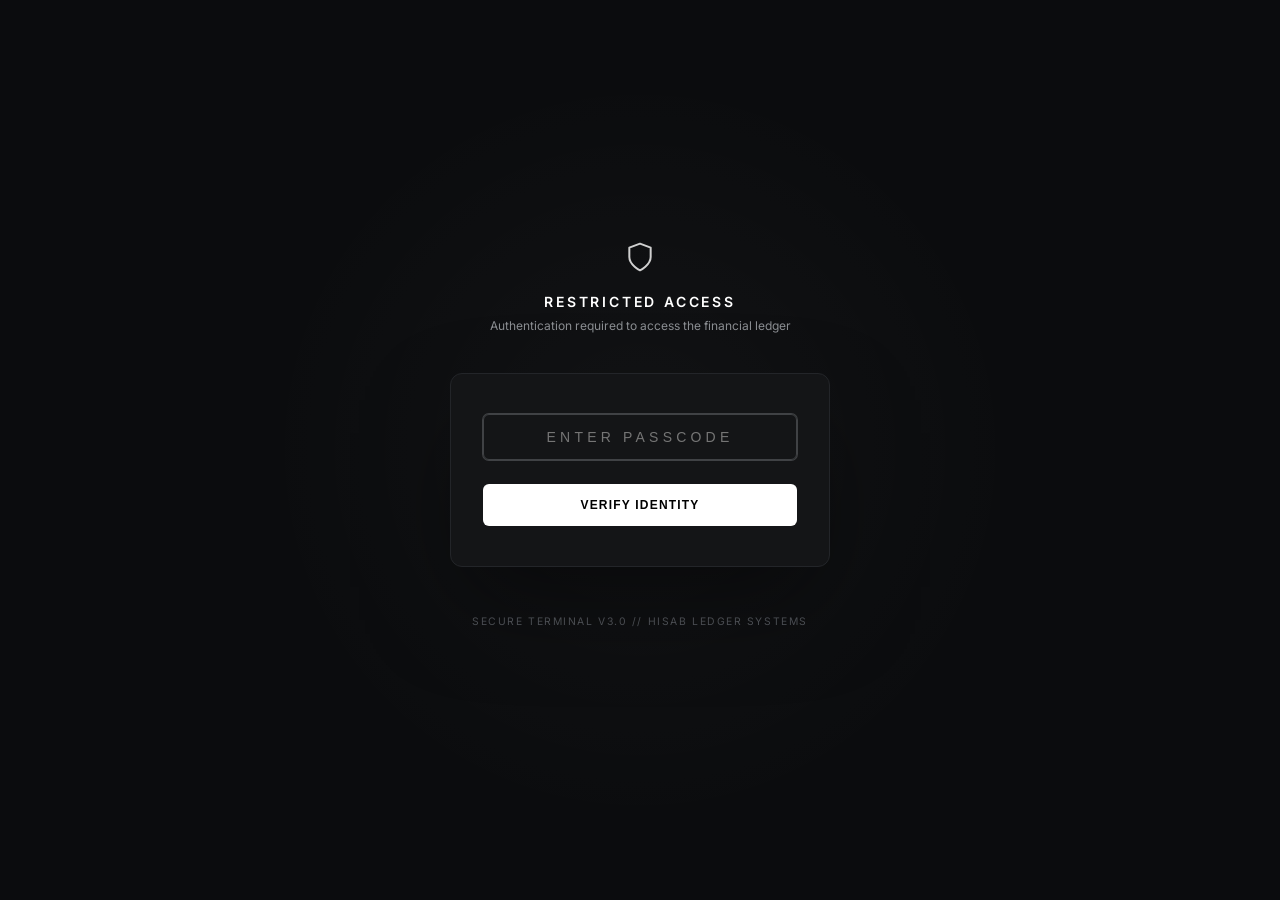
<file: security.html>
<!DOCTYPE html>
<html lang="en">
<head>
    <meta charset="UTF-8">
    <meta name="viewport" content="width=device-width, initial-scale=1.0">
    <title>Secure Access | Hisab Ledger</title>
    <link rel="preconnect" href="https://fonts.googleapis.com">
    <link rel="preconnect" href="https://fonts.gstatic.com" crossorigin>
    <link href="https://fonts.googleapis.com/css2?family=Inter:wght@300;400;500;600;700&display=swap" rel="stylesheet">
    <style>
        :root {
            --bg: #0b0c0e;
            --surface: #141517;
            --border: #232529;
            --accent: #ffffff;
            --text-muted: #8a8d91;
            --error: #ff4d4d;
        }

        * { margin: 0; padding: 0; box-sizing: border-box; }

        body {
            background-color: var(--bg);
            height: 100vh;
            display: flex;
            align-items: center;
            justify-content: center;
            font-family: 'Inter', sans-serif;
            color: white;
            overflow: hidden;
        }

        /* Ambient background glow */
        .glow {
            position: absolute;
            width: 60vw;
            height: 60vw;
            background: radial-gradient(circle, rgba(255,255,255,0.03) 0%, transparent 70%);
            top: 50%;
            left: 50%;
            transform: translate(-50%, -50%);
            z-index: 0;
            pointer-events: none;
        }

        .login-container {
            position: relative;
            z-index: 10;
            width: 100%;
            max-width: 380px;
            text-align: center;
            animation: slideUp 1s cubic-bezier(0.16, 1, 0.3, 1);
        }

        @keyframes slideUp {
            from { opacity: 0; transform: translateY(40px); }
            to { opacity: 1; transform: translateY(0); }
        }

        .logo-area {
            margin-bottom: 2.5rem;
        }

        .vault-icon {
            display: inline-block;
            margin-bottom: 1rem;
            opacity: 0.8;
        }

        h1 {
            font-size: 0.875rem;
            font-weight: 600;
            text-transform: uppercase;
            letter-spacing: 0.2em;
            color: var(--accent);
            margin-bottom: 0.5rem;
        }

        p {
            font-size: 0.75rem;
            color: var(--text-muted);
            margin-bottom: 2rem;
        }

        .auth-box {
            background: var(--surface);
            border: 1px solid var(--border);
            padding: 2.5rem 2rem;
            border-radius: 12px;
            box-shadow: 0 40px 100px -20px rgba(0,0,0,0.5);
        }

        .input-wrapper {
            margin-bottom: 1.5rem;
            position: relative;
        }

        input {
            width: 100%;
            background: transparent;
            border: 1px solid var(--border);
            padding: 0.875rem;
            border-radius: 6px;
            color: white;
            font-size: 0.875rem;
            text-align: center;
            letter-spacing: 0.3em;
            outline: none;
            transition: all 0.3s;
        }

        input:focus {
            border-color: #404245;
            box-shadow: 0 0 0 1px #404245;
        }

        .btn-submit {
            width: 100%;
            background: var(--accent);
            color: #000;
            border: none;
            padding: 0.875rem;
            border-radius: 6px;
            font-size: 0.75rem;
            font-weight: 700;
            text-transform: uppercase;
            letter-spacing: 0.1em;
            cursor: pointer;
            transition: all 0.2s;
        }

        .btn-submit:hover {
            opacity: 0.9;
            transform: scale(0.99);
        }

        #error-msg {
            font-size: 0.7rem;
            color: var(--error);
            margin-top: 1rem;
            display: none;
            font-weight: 500;
        }

        .footer-note {
            margin-top: 3rem;
            font-size: 0.65rem;
            color: #4a4d52;
            text-transform: uppercase;
            letter-spacing: 0.15em;
        }
    </style>
</head>
<body>
    <div class="glow"></div>

    <div class="login-container">
        <div class="logo-area">
            <div class="vault-icon">
                <svg width="32" height="32" viewBox="0 0 24 24" fill="none" stroke="currentColor" stroke-width="1.5" stroke-linecap="round" stroke-linejoin="round"><path d="M12 22s8-4 8-10V5l-8-3-8 3v7c0 6 8 10 8 10z"></path></svg>
            </div>
            <h1>Restricted Access</h1>
            <p>Authentication required to access the financial ledger</p>
        </div>

        <div class="auth-box">
            <form onsubmit="handleAuth(event)">
                <div class="input-wrapper">
                    <input type="password" id="passcode" placeholder="ENTER PASSCODE" required autofocus>
                </div>
                <button type="submit" class="btn-submit">Verify Identity</button>
                <div id="error-msg">Invalid passcode. Access denied.</div>
            </form>
        </div>

        <p class="footer-note">Secure Terminal v3.0 // Hisab Ledger Systems</p>
    </div>

    <script>
        function handleAuth(e) {
            e.preventDefault();
            const input = document.getElementById('passcode').value;
            if (input === 'everyday26') {
                sessionStorage.setItem('isLoggedIn', 'true');
                window.location.href = 'advanced_company_financial_analytics_and_accounting_dashboard_v1.html';
            } else {
                const err = document.getElementById('error-msg');
                err.style.display = 'block';
                document.getElementById('passcode').value = '';
                document.getElementById('passcode').focus();
            }
        }
    </script>
</body>
</html>
</file>
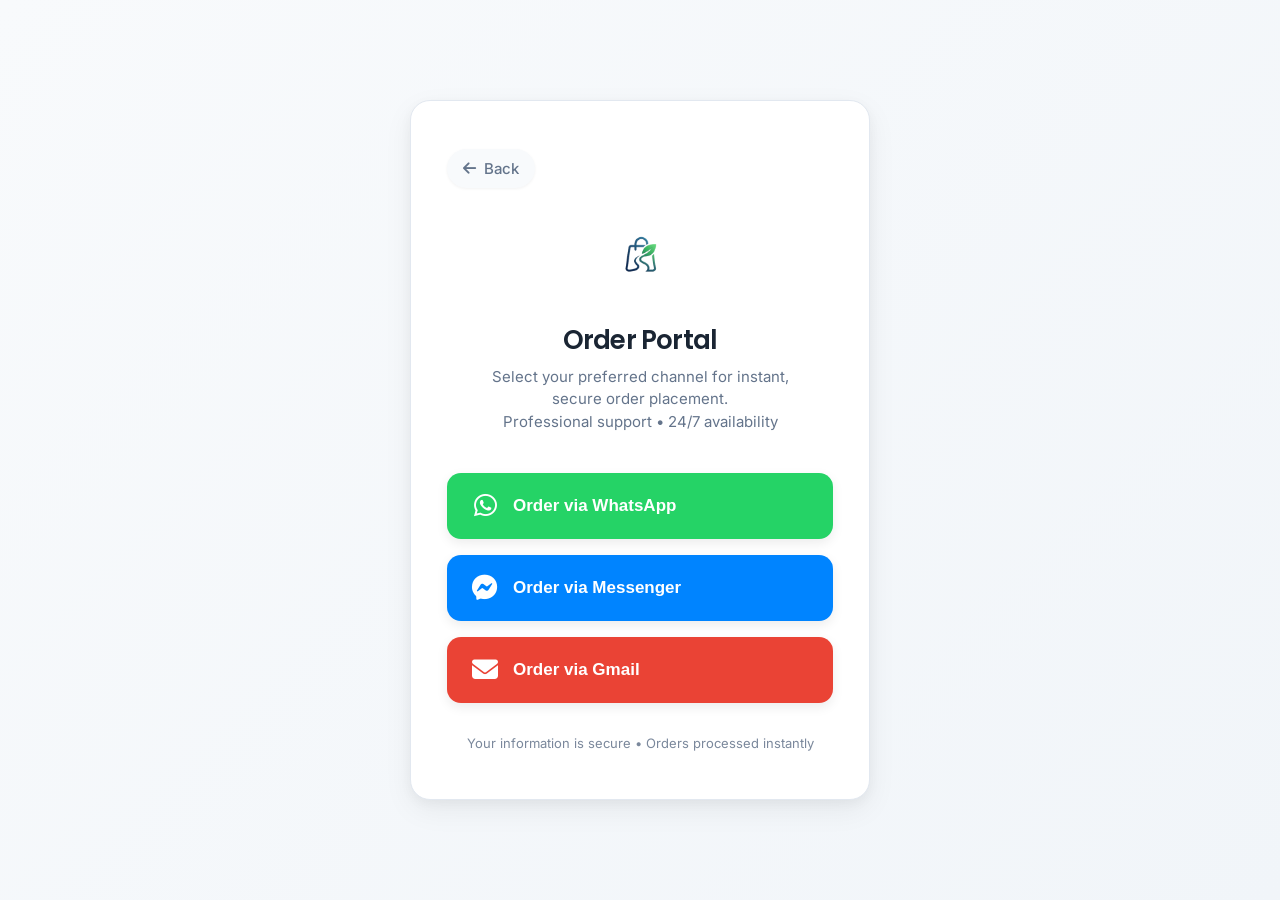
<file: index/html/olo.html>
<!DOCTYPE html>
<html lang="en">

<head>
    <meta charset="UTF-8">
    <meta name="viewport" content="width=device-width, initial-scale=1.0">
    <meta name="description"
        content="Professional instant order portal — WhatsApp, Messenger &amp; Gmail. Secure, reliable, and efficient.">
    <title>Order Portal | Smart Selection</title>
    <link
        href="https://fonts.googleapis.com/css2?family=Inter:wght@400;500;600&amp;family=Poppins:wght@500;600&amp;display=swap"
        rel="stylesheet">
    <link rel="stylesheet" href="https://cdnjs.cloudflare.com/ajax/libs/font-awesome/6.5.1/css/all.min.css">
    <link rel="icon" type="image/png" href="../image/logo.png">
    <link rel="apple-touch-icon" href="../image/logo.png">

    <style>
        :root {
            --primary-green: #25D366;
            --primary-blue: #0084FF;
            --primary-red: #EA4335;
            --text-dark: #1a2533;
            --text-light: #64748b;
            --border-light: #e2e8f0;
        }

        * {
            margin: 0;
            padding: 0;
            box-sizing: border-box;
        }

        body {
            font-family: 'Inter', system-ui, -apple-system, BlinkMacSystemFont, sans-serif;
            background: linear-gradient(135deg, #f8fafc 0%, #f1f5f9 100%);
            display: flex;
            justify-content: center;
            align-items: center;
            min-height: 100vh;
            padding: 20px;
            position: relative;
            overflow-x: hidden;
        }

        .container {
            background: #ffffff;
            width: 100%;
            max-width: 460px;
            padding: 48px 36px;
            border-radius: 20px;
            box-shadow: 0 10px 30px rgba(0, 0, 0, 0.06),
                0 4px 12px rgba(0, 0, 0, 0.04);
            text-align: center;
            border: 1px solid var(--border-light);
            position: relative;
        }

        .header {
            margin-bottom: 40px;
        }

        h1 {
            font-family: 'Poppins', sans-serif;
            font-size: 26px;
            font-weight: 600;
            color: var(--text-dark);
            letter-spacing: -0.8px;
            margin-bottom: 6px;
        }

        .subtitle {
            font-size: 15px;
            color: var(--text-light);
            line-height: 1.5;
            max-width: 340px;
            margin: 0 auto;
        }

        .main-btn {
            display: flex;
            align-items: center;
            justify-content: flex-start;
            width: 100%;
            padding: 20px 24px;
            margin-bottom: 16px;
            border: none;
            border-radius: 14px;
            font-size: 17px;
            font-weight: 600;
            cursor: pointer;
            transition: all 0.3s cubic-bezier(0.4, 0, 0.2, 1);
            color: white;
            text-decoration: none;
            box-shadow: 0 4px 12px rgba(0, 0, 0, 0.08);
            min-height: 58px;
        }

        .main-btn i {
            margin-right: 14px;
            font-size: 26px;
            width: 28px;
        }

        .main-btn:hover {
            transform: translateY(-2px);
            box-shadow: 0 8px 20px rgba(0, 0, 0, 0.12);
        }

        .whatsapp-btn {
            background: var(--primary-green);
        }

        .messenger-btn {
            background: var(--primary-blue);
        }

        .gmail-btn {
            background: var(--primary-red);
        }

        .agent-panel {
            display: none;
            margin-top: 10px;
            padding: 24px;
            background: #f8fafc;
            border-radius: 16px;
            border: 1px solid var(--border-light);
            animation: fadeIn 0.3s ease forwards;
        }

        .agent-panel.active {
            display: block;
        }

        .agent-panel-header {
            display: flex;
            align-items: center;
            justify-content: space-between;
            margin-bottom: 18px;
            font-size: 13px;
            font-weight: 600;
            color: var(--text-light);
            text-transform: uppercase;
            letter-spacing: 0.8px;
        }

        .agent-link {
            display: flex;
            align-items: center;
            padding: 18px 20px;
            margin-bottom: 10px;
            background: #ffffff;
            color: var(--text-dark);
            text-decoration: none;
            border-radius: 12px;
            border: 1px solid var(--border-light);
            transition: all 0.3s cubic-bezier(0.4, 0, 0.2, 1);
            font-size: 16px;
            font-weight: 600;
            min-height: 58px;
        }

        .agent-link:last-child {
            margin-bottom: 0;
        }

        .agent-link:hover {
            border-color: #cbd5e1;
            box-shadow: 0 4px 12px rgba(0, 0, 0, 0.06);
            transform: translateY(-1px);
        }

        .agent-link i {
            margin-left: auto;
            color: #94a3b8;
            font-size: 18px;
        }

        @keyframes fadeIn {
            from {
                opacity: 0;
                transform: translateY(8px);
            }

            to {
                opacity: 1;
                transform: translateY(0);
            }
        }

        .footer-note {
            margin-top: 32px;
            font-size: 13px;
            color: var(--text-light);
            opacity: 0.85;
        }

        .main-btn:focus-visible,
        .agent-link:focus-visible {
            outline: 3px solid rgba(16, 185, 129, 0.4);
            outline-offset: 4px;
        }

        .back-button {
            display: inline-flex;
            align-items: center;
            gap: 8px;
            color: var(--text-light);
            font-size: 15px;
            font-weight: 500;
            padding: 10px 16px;
            border-radius: 9999px;
            background: #f8fafc;
            text-decoration: none;
            transition: all 0.3s cubic-bezier(0.4, 0, 0.2, 1);
            box-shadow: 0 1px 3px rgba(0, 0, 0, 0.05);
        }

        .back-button:hover {
            background: #e2e8f0;
            color: var(--text-dark);
            transform: translateY(-1px);
        }

        @media (max-width: 480px) {
            body {
                padding: 16px;
            }

            .container {
                padding: 36px 24px;
                border-radius: 18px;
                max-width: 100%;
            }

            h1 {
                font-size: 24px;
            }

            .subtitle {
                font-size: 14.5px;
            }

            .main-btn {
                padding: 18px 22px;
                font-size: 16.5px;
                min-height: 56px;
                margin-bottom: 14px;
            }

            .main-btn i {
                font-size: 24px;
                margin-right: 12px;
            }

            .agent-panel {
                padding: 20px;
            }

            .agent-link {
                padding: 16px 20px;
                font-size: 15.5px;
                min-height: 54px;
            }

            .footer-note {
                margin-top: 28px;
                font-size: 12.5px;
            }

            .back-button {
                padding: 8px 14px;
                font-size: 14px;
            }
        }
    </style>
</head>

<body>
    <div class="container">

        <div style="text-align: left; margin-bottom: 24px;">
            <a href="../../index.html" class="back-button">
                <i class="fas fa-arrow-left"></i>
                Back
            </a>
        </div>
        <div class="header">
            <img src="../image/logo.png" alt="EverydayBD Logo" style="height: 85px; margin-bottom: 20px;">
            <h1>Order Portal</h1>
            <p class="subtitle">Select your preferred channel for instant, secure order placement.<br>Professional
                support • 24/7 availability</p>
        </div>

        <button type="button" id="wa-btn" class="main-btn whatsapp-btn">
            <i class="fab fa-whatsapp"></i>
            Order via WhatsApp
        </button>
        <div id="wa-agents" class="agent-panel">
            <div class="agent-panel-header">
                <span>WhatsApp Agents</span>
                <i class="fab fa-whatsapp" style="color: #25D366; font-size: 18px;"></i>
            </div>
            <a href="https://wa.me/8801757143424" target="_blank" rel="noopener noreferrer" class="agent-link">
                Agent 1
                <i class="fas fa-external-link-alt"></i>
            </a>
            <a href="https://wa.me/8801767443695" target="_blank" rel="noopener noreferrer" class="agent-link">
                Agent 2
                <i class="fas fa-external-link-alt"></i>
            </a>
            <a href="https://wa.me/8801761550575" target="_blank" rel="noopener noreferrer" class="agent-link">
                Agent 3
                <i class="fas fa-external-link-alt"></i>
            </a>
        </div>

        <button type="button" id="ms-btn" class="main-btn messenger-btn">
            <i class="fab fa-facebook-messenger"></i>
            Order via Messenger
        </button>
        <div id="ms-agents" class="agent-panel">
            <div class="agent-panel-header">
                <span>Messenger Agents</span>
                <i class="fab fa-facebook-messenger" style="color: #0084FF; font-size: 18px;"></i>
            </div>
            <a href="https://www.facebook.com/shareharjan.shepu.2024" target="_blank" rel="noopener noreferrer"
                class="agent-link">
                Agent 1 • Shepu
                <i class="fas fa-external-link-alt"></i>
            </a>
            <a href="https://www.facebook.com/momtazul.islam.sohan" target="_blank" rel="noopener noreferrer"
                class="agent-link">
                Agent 2 • Sohan
                <i class="fas fa-external-link-alt"></i>
            </a>
            <a href="https://www.facebook.com/profile.php?id=61577099773213" target="_blank" rel="noopener noreferrer"
                class="agent-link">
                Agent 3 • Antora
                <i class="fas fa-external-link-alt"></i>
            </a>
        </div>

        <button type="button" id="gmail-btn" class="main-btn gmail-btn">
            <i class="fas fa-envelope"></i>
            Order via Gmail
        </button>
        <div id="gmail-agents" class="agent-panel">
            <div class="agent-panel-header">
                <span>Gmail Support</span>
                <i class="fas fa-envelope" style="color: #EA4335; font-size: 18px;"></i>
            </div>
            <div
                style="padding: 16px 20px; background: #ffffff; border-radius: 12px; border: 1px solid var(--border-light); text-align: center; font-size: 15px; color: var(--text-dark); user-select: all;">
                everydaybdstore@gmail.com
            </div>
            <p style="font-size: 13px; color: #64748b; text-align: center; margin-top: 14px; line-height: 1.4;">
                Copy the email above and send your order details from your email app
            </p>
        </div>

        <div class="footer-note">
            Your information is secure • Orders processed instantly
        </div>
    </div>

    <script>
        function togglePanel(panelId) {
            const allPanels = document.querySelectorAll('.agent-panel');
            const targetPanel = document.getElementById(panelId);

            const wasActive = targetPanel.classList.contains('active');

            allPanels.forEach(panel => {
                panel.classList.remove('active');
            });

            if (!wasActive) {
                targetPanel.classList.add('active');
            }
        }

        function initialize() {
            document.getElementById('wa-btn').addEventListener('click', () => {
                togglePanel('wa-agents');
            });

            document.getElementById('ms-btn').addEventListener('click', () => {
                togglePanel('ms-agents');
            });

            document.getElementById('gmail-btn').addEventListener('click', () => {
                togglePanel('gmail-agents');
            });
        }

        window.addEventListener('load', initialize);
    </script>
    <!-- Floating AI Button -->
    <a href="../AI/ai.html" class="floating-ai-btn" aria-label="AI Assistant">
        <svg viewBox="0 0 24 24" fill="none" stroke="currentColor">
            <path d="M21 15a2 2 0 0 1-2 2H7l-4 4V5a2 2 0 0 1 2-2h14a2 2 0 0 1 2 2z"></path>
            <circle cx="8" cy="10" r="1"></circle>
            <circle cx="12" cy="10" r="1"></circle>
            <circle cx="16" cy="10" r="1"></circle>
        </svg>
    </a>
</body>

</html>
</file>
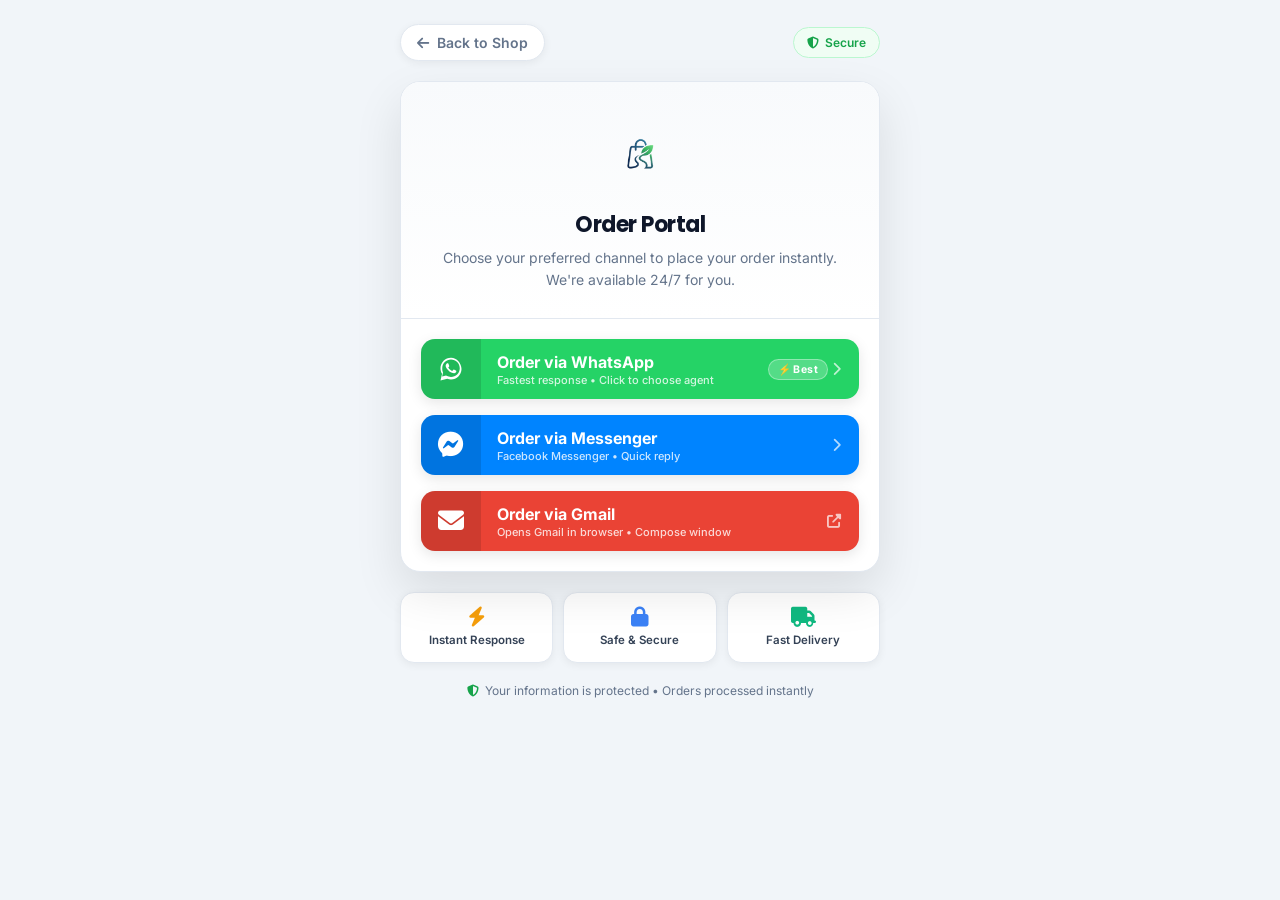
<file: index/html/order.html>
<!DOCTYPE html>
<html lang="en">
<head>
    <meta charset="UTF-8">
    <meta name="viewport" content="width=device-width, initial-scale=1.0">
    <meta name="description" content="EverydayBD Order Portal — Order via WhatsApp, Messenger or Gmail instantly.">
    <title>Order Portal | EverydayBD</title>
    <link href="https://fonts.googleapis.com/css2?family=Inter:wght@400;500;600;700&family=Poppins:wght@600;700&display=swap" rel="stylesheet">
    <link rel="stylesheet" href="https://cdnjs.cloudflare.com/ajax/libs/font-awesome/6.5.1/css/all.min.css">
    <link rel="icon" type="image/png" href="../image/logo.png">
    <link rel="apple-touch-icon" href="../image/logo.png">
    <style>
        :root {
            --green:  #25D366;
            --green-dark: #1da851;
            --blue:   #0084FF;
            --blue-dark: #0066cc;
            --red:    #EA4335;
            --red-dark: #c5352a;
            --text-dark:  #0f172a;
            --text-mid:   #334155;
            --text-light: #64748b;
            --border:     #e2e8f0;
            --bg:         #f1f5f9;
            --surface:    #ffffff;
            --radius-lg:  20px;
            --radius-md:  14px;
            --radius-sm:  10px;
            --shadow-sm:  0 2px 8px rgba(0,0,0,0.06);
            --shadow-md:  0 8px 24px rgba(0,0,0,0.08);
            --shadow-lg:  0 20px 48px rgba(0,0,0,0.1);
            --transition: all 0.28s cubic-bezier(0.4,0,0.2,1);
        }

        *, *::before, *::after { margin:0; padding:0; box-sizing:border-box; }

        html { -webkit-text-size-adjust: 100%; }

        body {
            font-family: 'Inter', system-ui, sans-serif;
            background: var(--bg);
            min-height: 100vh;
            display: flex;
            flex-direction: column;
            align-items: center;
            justify-content: flex-start;
            padding: 24px 16px 40px;
            color: var(--text-dark);
        }

        .top-bar {
            width: 100%;
            max-width: 480px;
            display: flex;
            align-items: center;
            justify-content: space-between;
            margin-bottom: 20px;
        }

        .back-btn {
            display: inline-flex;
            align-items: center;
            gap: 8px;
            color: var(--text-light);
            font-size: 14px;
            font-weight: 600;
            padding: 9px 16px;
            border-radius: 999px;
            background: var(--surface);
            text-decoration: none;
            border: 1px solid var(--border);
            transition: var(--transition);
            box-shadow: var(--shadow-sm);
        }
        .back-btn:hover { background: var(--bg); color: var(--text-dark); transform: translateX(-2px); }

        .secure-badge {
            display: flex;
            align-items: center;
            gap: 6px;
            font-size: 12px;
            font-weight: 600;
            color: #16a34a;
            background: #f0fdf4;
            border: 1px solid #bbf7d0;
            padding: 7px 13px;
            border-radius: 999px;
        }

        .card {
            background: var(--surface);
            width: 100%;
            max-width: 480px;
            border-radius: var(--radius-lg);
            border: 1px solid var(--border);
            box-shadow: var(--shadow-lg);
            overflow: hidden;
            animation: slideUp 0.45s cubic-bezier(0.34,1.56,0.64,1) both;
        }
        @keyframes slideUp {
            from { opacity:0; transform: translateY(32px); }
            to   { opacity:1; transform: translateY(0); }
        }

        .card-header {
            text-align: center;
            padding: 36px 28px 28px;
            border-bottom: 1px solid var(--border);
            background: linear-gradient(180deg, #f8fafc 0%, #ffffff 100%);
        }
        .logo { height: 72px; margin: 0 auto 18px; display: block; }

        .card-header h1 {
            font-family: 'Poppins', sans-serif;
            font-size: 22px;
            font-weight: 700;
            color: var(--text-dark);
            letter-spacing: -0.5px;
            margin-bottom: 6px;
        }
        .card-header p {
            font-size: 14px;
            color: var(--text-light);
            line-height: 1.55;
        }

        .product-banner {
            display: none;
            align-items: center;
            gap: 12px;
            margin: 20px 20px 0;
            padding: 14px 16px;
            background: linear-gradient(135deg, #eff6ff 0%, #dbeafe 100%);
            border: 1px solid #bfdbfe;
            border-radius: var(--radius-md);
            animation: fadeDown 0.35s ease both;
        }
        @keyframes fadeDown {
            from { opacity:0; transform: translateY(-8px); }
            to   { opacity:1; transform: translateY(0); }
        }
        .product-banner.show { display: flex; }
        .product-banner-icon {
            width: 38px; height: 38px;
            background: #2563eb;
            border-radius: 50%;
            display: flex; align-items: center; justify-content: center;
            flex-shrink: 0;
            font-size: 18px;
        }
        .product-banner-text { flex: 1; min-width: 0; }
        .product-banner-label { font-size: 11px; font-weight: 600; color: #2563eb; text-transform: uppercase; letter-spacing: 0.8px; }
        .product-banner-name  { font-size: 14px; font-weight: 700; color: var(--text-dark); white-space: nowrap; overflow: hidden; text-overflow: ellipsis; margin-top: 2px; }

        .btns-section { padding: 20px; display: flex; flex-direction: column; gap: 10px; }

        .main-btn {
            display: flex;
            align-items: center;
            width: 100%;
            padding: 0;
            border: none;
            border-radius: var(--radius-md);
            font-family: 'Inter', sans-serif;
            font-size: 16px;
            font-weight: 700;
            cursor: pointer;
            color: white;
            text-decoration: none;
            box-shadow: 0 4px 14px rgba(0,0,0,0.1);
            transition: var(--transition);
            overflow: hidden;
            -webkit-tap-highlight-color: transparent;
        }
        .main-btn:hover  { transform: translateY(-2px); box-shadow: 0 8px 22px rgba(0,0,0,0.15); }
        .main-btn:active { transform: translateY(0); }

        .btn-icon {
            width: 60px;
            height: 60px;
            display: flex;
            align-items: center;
            justify-content: center;
            font-size: 26px;
            flex-shrink: 0;
            background: rgba(0,0,0,0.12);
        }
        .btn-label { flex: 1; padding: 0 16px; text-align: left; }
        .btn-label-sub { font-size: 11px; font-weight: 500; opacity: 0.8; display: block; margin-top: 1px; }
        .btn-arrow { padding-right: 18px; opacity: 0.7; font-size: 14px; transition: transform 0.25s ease; }
        .main-btn[aria-expanded="true"] .btn-arrow { transform: rotate(90deg); opacity: 1; }

        .whatsapp-btn { background: var(--green); }
        .whatsapp-btn:hover { background: var(--green-dark); }
        .messenger-btn { background: var(--blue); }
        .messenger-btn:hover { background: var(--blue-dark); }
        .gmail-btn { background: var(--red); }
        .gmail-btn:hover { background: var(--red-dark); }

        .agent-panel {
            display: grid;
            grid-template-rows: 0fr;
            transition: grid-template-rows 0.35s cubic-bezier(0.4,0,0.2,1);
            margin-top: -4px;
        }
        .agent-panel.open { grid-template-rows: 1fr; }
        .agent-panel-inner { overflow: hidden; }
        .agent-panel-body {
            background: #f8fafc;
            border: 1px solid var(--border);
            border-radius: 0 0 var(--radius-md) var(--radius-md);
            padding: 6px 14px 14px;
        }

        .panel-label {
            font-size: 11px;
            font-weight: 700;
            color: var(--text-light);
            text-transform: uppercase;
            letter-spacing: 1px;
            padding: 10px 0 8px;
            border-bottom: 1px solid var(--border);
            margin-bottom: 10px;
        }

        .agent-link {
            display: flex;
            align-items: center;
            padding: 14px 16px;
            margin-bottom: 8px;
            background: var(--surface);
            color: var(--text-dark);
            text-decoration: none;
            border-radius: var(--radius-sm);
            border: 1px solid var(--border);
            transition: var(--transition);
            font-size: 15px;
            font-weight: 600;
            gap: 12px;
            -webkit-tap-highlight-color: transparent;
        }
        .agent-link:last-child { margin-bottom: 0; }
        .agent-link:hover { border-color: #94a3b8; box-shadow: var(--shadow-sm); transform: translateX(3px); }

        .agent-avatar {
            width: 38px; height: 38px;
            border-radius: 50%;
            display: flex; align-items: center; justify-content: center;
            font-size: 15px;
            font-weight: 700;
            color: white;
            flex-shrink: 0;
        }
        .av-green { background: var(--green); }
        .av-blue  { background: var(--blue); }
        .av-red   { background: var(--red); }

        .agent-info { flex: 1; min-width: 0; }
        .agent-name { font-size: 14px; font-weight: 700; color: var(--text-dark); }
        .agent-role { font-size: 12px; color: var(--text-light); margin-top: 1px; }

        .agent-link .fa-external-link-alt { color: #cbd5e1; font-size: 13px; margin-left: auto; }
        .agent-link:hover .fa-external-link-alt { color: var(--text-light); }

        .gmail-email-box {
            background: var(--surface);
            border: 1px solid var(--border);
            border-radius: var(--radius-sm);
            padding: 14px 16px;
            display: flex;
            align-items: center;
            gap: 12px;
            margin-bottom: 8px;
        }
        .gmail-email-addr { flex: 1; font-size: 14px; font-weight: 600; color: var(--text-dark); word-break: break-all; }
        .copy-btn {
            background: var(--bg);
            border: 1px solid var(--border);
            border-radius: 8px;
            padding: 8px 14px;
            font-size: 13px;
            font-weight: 600;
            color: var(--text-mid);
            cursor: pointer;
            transition: var(--transition);
            white-space: nowrap;
            flex-shrink: 0;
        }
        .copy-btn:hover { background: var(--text-dark); color: white; border-color: var(--text-dark); }
        .copy-btn.copied { background: #16a34a; color: white; border-color: #16a34a; }

        .gmail-hint { font-size: 12.5px; color: var(--text-light); line-height: 1.5; text-align: center; }

        .trust-bar {
            width: 100%;
            max-width: 480px;
            margin-top: 20px;
            display: grid;
            grid-template-columns: repeat(3, 1fr);
            gap: 10px;
        }
        .trust-item {
            background: var(--surface);
            border: 1px solid var(--border);
            border-radius: var(--radius-md);
            padding: 14px 10px;
            text-align: center;
            box-shadow: var(--shadow-sm);
        }
        .trust-item i { font-size: 20px; margin-bottom: 6px; display: block; }
        .trust-item span { font-size: 11.5px; font-weight: 600; color: var(--text-mid); line-height: 1.3; display: block; }

        .footer-note {
            margin-top: 20px;
            font-size: 12px;
            color: var(--text-light);
            text-align: center;
            display: flex;
            align-items: center;
            gap: 6px;
        }

        @media (max-width: 420px) {
            body { padding: 16px 12px 32px; }
            .card-header { padding: 28px 20px 22px; }
            .card-header h1 { font-size: 20px; }
            .logo { height: 60px; }
            .btns-section { padding: 16px; gap: 8px; }
            .btn-icon { width: 54px; height: 54px; font-size: 23px; }
            .main-btn { font-size: 15px; }
            .trust-bar { gap: 8px; }
            .trust-item { padding: 12px 8px; }
            .trust-item i { font-size: 18px; }
            .trust-item span { font-size: 11px; }
        }
    </style>
</head>
<body>
    <div class="top-bar">
        <a href="../../index.html" class="back-btn">
            <i class="fas fa-arrow-left"></i> Back to Shop
        </a>
        <div class="secure-badge">
            <i class="fas fa-shield-alt"></i> Secure
        </div>
    </div>

    <div class="card">
        <div class="card-header">
            <img src="../image/logo.png" alt="EverydayBD Logo" class="logo">
            <h1>Order Portal</h1>
            <p>Choose your preferred channel to place your order instantly.<br>We're available 24/7 for you.</p>
        </div>

        <div class="product-banner" id="product-banner">
            <div class="product-banner-icon">🛍️</div>
            <div class="product-banner-text">
                <div class="product-banner-label">Ordering</div>
                <div class="product-banner-name" id="banner-product-name"></div>
            </div>
        </div>

        <div class="btns-section">
            <button type="button" id="wa-btn" class="main-btn whatsapp-btn" aria-expanded="false" aria-controls="wa-agents">
                <span class="btn-icon">
                    <svg viewBox="0 0 32 32" width="28" height="28" fill="white" xmlns="http://www.w3.org/2000/svg">
                        <path d="M16 3C9.373 3 4 8.373 4 15c0 2.385.655 4.617 1.793 6.527L4 29l7.688-1.764A12.93 12.93 0 0 0 16 28c6.627 0 12-5.373 12-12S22.627 3 16 3zm0 22c-1.88 0-3.656-.49-5.203-1.348l-.373-.213-4.567 1.047 1.08-4.453-.237-.387A9.936 9.936 0 0 1 6 15c0-5.514 4.486-10 10-10s10 4.486 10 10-4.486 10-10 10zm5.49-7.406c-.3-.15-1.773-.874-2.047-.974-.274-.1-.474-.15-.674.15-.2.3-.774.974-.948 1.174-.175.2-.349.225-.649.075-.3-.15-1.267-.467-2.414-1.487-.892-.794-1.493-1.775-1.668-2.075-.175-.3-.019-.462.131-.611.135-.135.3-.35.45-.525.15-.175.2-.3.3-.5.1-.2.05-.375-.025-.525-.075-.15-.674-1.624-.924-2.224-.243-.585-.49-.505-.674-.515l-.574-.01c-.2 0-.524.075-.799.374s-1.048 1.024-1.048 2.499 1.073 2.898 1.223 3.099c.15.2 2.112 3.225 5.118 4.524.716.309 1.274.494 1.709.632.718.228 1.372.196 1.888.119.576-.086 1.773-.725 2.023-1.425.25-.7.25-1.3.175-1.425-.075-.125-.275-.2-.574-.35z"/>
                    </svg>
                </span>
                <span class="btn-label">
                    Order via WhatsApp
                    <span class="btn-label-sub">Fastest response • Click to choose agent</span>
                </span>
                <span style="background: rgba(255,255,255,0.22); font-size: 10.5px; font-weight: 700; padding: 3px 9px; border-radius: 999px; white-space: nowrap; letter-spacing: 0.4px; margin-right: 4px; border: 1px solid rgba(255,255,255,0.35);">⚡ Best</span>
                <i class="fas fa-chevron-right btn-arrow"></i>
            </button>
            <div class="agent-panel" id="wa-agents" role="region">
                <div class="agent-panel-inner">
                    <div class="agent-panel-body">
                        <div class="panel-label">Select a WhatsApp Agent</div>
                        <a href="https://wa.me/8801757143424" target="_blank" rel="noopener noreferrer" class="agent-link">
                            <div class="agent-avatar av-green">S</div>
                            <div class="agent-info">
                                <div class="agent-name">Agent 1</div>
                                <div class="agent-role">WhatsApp Support</div>
                            </div>
                            <i class="fas fa-external-link-alt"></i>
                        </a>
                        <a href="https://wa.me/8801767443695" target="_blank" rel="noopener noreferrer" class="agent-link">
                            <div class="agent-avatar av-green">A</div>
                            <div class="agent-info">
                                <div class="agent-name">Agent 2</div>
                                <div class="agent-role">WhatsApp Support</div>
                            </div>
                            <i class="fas fa-external-link-alt"></i>
                        </a>
                        <a href="https://wa.me/8801761550575" target="_blank" rel="noopener noreferrer" class="agent-link">
                            <div class="agent-avatar av-green">R</div>
                            <div class="agent-info">
                                <div class="agent-name">Agent 3</div>
                                <div class="agent-role">WhatsApp Support</div>
                            </div>
                            <i class="fas fa-external-link-alt"></i>
                        </a>
                    </div>
                </div>
            </div>

            <button type="button" id="ms-btn" class="main-btn messenger-btn" aria-expanded="false" aria-controls="ms-agents">
                <span class="btn-icon"><i class="fab fa-facebook-messenger"></i></span>
                <span class="btn-label">
                    Order via Messenger
                    <span class="btn-label-sub">Facebook Messenger • Quick reply</span>
                </span>
                <i class="fas fa-chevron-right btn-arrow"></i>
            </button>
            <div class="agent-panel" id="ms-agents" role="region">
                <div class="agent-panel-inner">
                    <div class="agent-panel-body">
                        <div class="panel-label">Select a Messenger Agent</div>
                        <a href="https://www.facebook.com/shareharjan.shepu.2024" target="_blank" rel="noopener noreferrer" class="agent-link">
                            <div class="agent-avatar av-blue">S</div>
                            <div class="agent-info">
                                <div class="agent-name">Agent 1 • Shepu</div>
                                <div class="agent-role">Messenger Support</div>
                            </div>
                            <i class="fas fa-external-link-alt"></i>
                        </a>
                        <a href="https://www.facebook.com/momtazul.islam.sohan" target="_blank" rel="noopener noreferrer" class="agent-link">
                            <div class="agent-avatar av-blue">S</div>
                            <div class="agent-info">
                                <div class="agent-name">Agent 2 • Sohan</div>
                                <div class="agent-role">Messenger Support</div>
                            </div>
                            <i class="fas fa-external-link-alt"></i>
                        </a>
                        <a href="https://www.facebook.com/profile.php?id=61577099773213" target="_blank" rel="noopener noreferrer" class="agent-link">
                            <div class="agent-avatar av-blue">A</div>
                            <div class="agent-info">
                                <div class="agent-name">Agent 3 • Antora</div>
                                <div class="agent-role">Messenger Support</div>
                            </div>
                            <i class="fas fa-external-link-alt"></i>
                        </a>
                    </div>
                </div>
            </div>

            <a id="gmail-btn" href="https://mail.google.com/mail/?view=cm&fs=1&to=everydaybdstore@gmail.com&su=Order%20Request&body=Hello%2C%20I%20want%20to%20place%20an%20order." class="main-btn gmail-btn" target="_blank" rel="noopener noreferrer">
                <span class="btn-icon"><i class="fas fa-envelope"></i></span>
                <span class="btn-label">
                    Order via Gmail
                    <span class="btn-label-sub">Opens Gmail in browser • Compose window</span>
                </span>
                <i class="fas fa-external-link-alt btn-arrow"></i>
            </a>
        </div>
    </div>

    <div class="trust-bar">
        <div class="trust-item">
            <i class="fas fa-bolt" style="color:#f59e0b;"></i>
            <span>Instant Response</span>
        </div>
        <div class="trust-item">
            <i class="fas fa-lock" style="color:#3b82f6;"></i>
            <span>Safe & Secure</span>
        </div>
        <div class="trust-item">
            <i class="fas fa-truck" style="color:#10b981;"></i>
            <span>Fast Delivery</span>
        </div>
    </div>

    <p class="footer-note">
        <i class="fas fa-shield-alt" style="color:#16a34a;"></i>
        Your information is protected • Orders processed instantly
    </p>

    <script>
        function togglePanel(btn, panelId) {
            const panel    = document.getElementById(panelId);
            const isOpen   = panel.classList.contains('open');
            document.querySelectorAll('.agent-panel').forEach(p => p.classList.remove('open'));
            document.querySelectorAll('.main-btn').forEach(b => b.setAttribute('aria-expanded','false'));
            if (!isOpen) {
                panel.classList.add('open');
                btn.setAttribute('aria-expanded','true');
                setTimeout(() => panel.scrollIntoView({ behavior:'smooth', block:'nearest' }), 50);
            }
        }

        function copyEmail() {
            navigator.clipboard.writeText('everydaybdstore@gmail.com').then(() => {
                const btn = document.getElementById('copy-email-btn');
                btn.textContent = '✓ Copied';
                btn.classList.add('copied');
                setTimeout(() => { btn.textContent = 'Copy'; btn.classList.remove('copied'); }, 2000);
            });
        }

        // Detect mobile device
        const isMobile = /Android|iPhone|iPad|iPod|Opera Mini|IEMobile|WPDesktop/i.test(navigator.userAgent);

        function buildGmailLink(subject, body) {
            if (isMobile) {
                // Mobile: opens Gmail app via mailto
                return `mailto:everydaybdstore@gmail.com?subject=${encodeURIComponent(subject)}&body=${encodeURIComponent(body)}`;
            } else {
                // Desktop: opens Gmail web compose in browser
                return `https://mail.google.com/mail/?view=cm&fs=1&to=everydaybdstore@gmail.com&su=${encodeURIComponent(subject)}&body=${encodeURIComponent(body)}`;
            }
        }

        // Set default Gmail link on page load
        const gmailBtn = document.getElementById('gmail-btn');
        if (gmailBtn) {
            const defaultSubject = 'Order Request';
            const defaultBody = 'Hello,\n\nআমি একটি অর্ডার করতে চাই।\n\nআমার নাম:\nআমার ঠিকানা:\nআমার ফোন নম্বর:';
            gmailBtn.href = buildGmailLink(defaultSubject, defaultBody);
        }

        window.addEventListener('load', () => {
            document.getElementById('wa-btn').addEventListener('click', function() { togglePanel(this, 'wa-agents'); });
            document.getElementById('ms-btn').addEventListener('click', function() { togglePanel(this, 'ms-agents'); });

            const productName = new URLSearchParams(window.location.search).get('product');
            if (productName) {
                document.getElementById('banner-product-name').textContent = productName;
                document.getElementById('product-banner').classList.add('show');

                // WhatsApp links — inject product name
                const waMsg = `আমি "${productName}" অর্ডার করতে চাই।`;
                document.querySelectorAll('a[href^="https://wa.me/"]').forEach(link => {
                    const m = link.href.match(/wa\.me\/(\d+)/);
                    if (m) link.href = `https://wa.me/${m[1]}?text=${encodeURIComponent(waMsg)}`;
                });

                // Gmail button — device-aware link with product name
                if (gmailBtn) {
                    const subject = `Order Request: ${productName}`;
                    const body = `Hello,\n\nআমি "${productName}" অর্ডার করতে চাই।\n\nআমার নাম:\nআমার ঠিকানা:\nআমার ফোন নম্বর:`;
                    gmailBtn.href = buildGmailLink(subject, body);
                }

                document.title = `Order: ${productName} | EverydayBD`;
            }
        });
    </script>
    <!-- Floating AI Button -->
    <a href="../AI/ai.html" class="floating-ai-btn" aria-label="AI Assistant">
        <svg viewBox="0 0 24 24" fill="none" stroke="currentColor">
            <path d="M21 15a2 2 0 0 1-2 2H7l-4 4V5a2 2 0 0 1 2-2h14a2 2 0 0 1 2 2z"></path>
            <circle cx="8" cy="10" r="1"></circle>
            <circle cx="12" cy="10" r="1"></circle>
            <circle cx="16" cy="10" r="1"></circle>
        </svg>
    </a>
</body>
</html>
</file>
